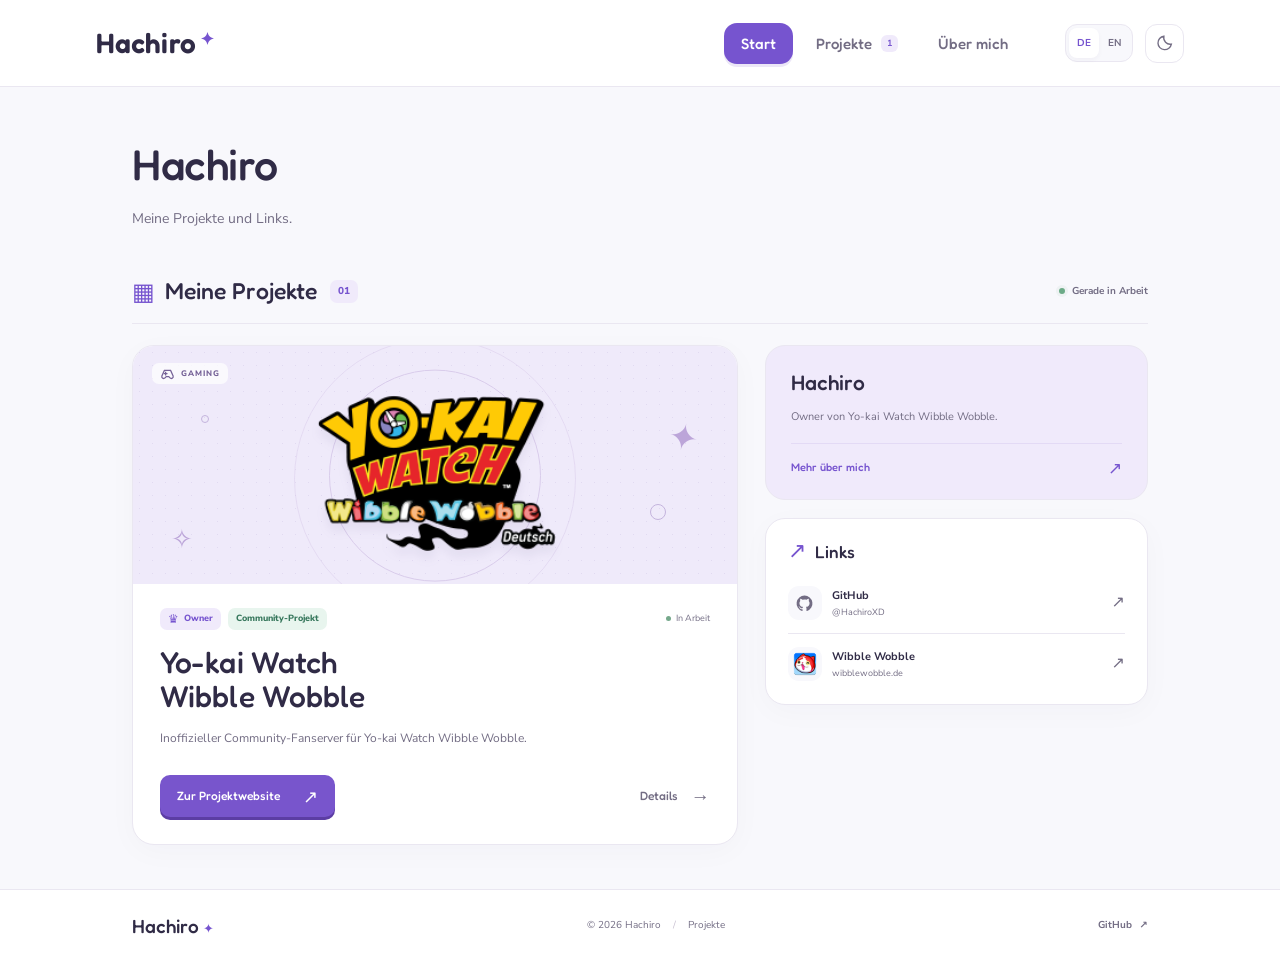
<file: index.html>
<!doctype html>
<html lang="de">
<head>
<meta charset="utf-8"><meta name="viewport" content="width=device-width, initial-scale=1"><meta name="theme-color" content="#f8f8fc">
<meta name="description" content="Hachiros Projekte und Ideen. Aktuell: Yo-kai Watch Wibble Wobble. Auf Deutsch und Englisch."><title>Hachiro — Projekte</title>
<script>try{document.documentElement.dataset.theme=localStorage.getItem('hachiro-theme')||'light'}catch{}</script>
<link rel="icon" type="image/svg+xml" href="./assets/favicon.svg?v=2"><link rel="stylesheet" href="./style.css?v=2"><script defer src="./app.js?v=2"></script>
</head>
<body data-page="home">
<a class="skip" href="#main" data-t="skip">Zum Inhalt</a>
<header class="site-header"><div class="header-inner">
  <a class="brand" href="./index.html" data-internal aria-label="Hachiro – Start"><span>Hachiro<span class="brand-spark">✦</span></span></a>
  <nav data-a="navigation" aria-label="Hauptnavigation"><a href="./index.html" data-internal data-nav="home" data-t="navHome">Start</a><a href="./projects.html" data-internal data-nav="projects"><span data-t="navProjects">Projekte</span><span class="nav-count">1</span></a><a href="./about.html" data-internal data-nav="about" data-t="navAbout">Über mich</a></nav>
  <div class="header-controls"><div class="language-switch" role="group" aria-label="Sprache" data-a="language"><button type="button" data-lang="de" lang="de" aria-pressed="true">DE</button><button type="button" data-lang="en" lang="en" aria-pressed="false">EN</button></div><button id="theme-toggle" class="theme-toggle" type="button" aria-label="Dunklen Modus aktivieren" aria-pressed="false"><svg class="moon" width="18" height="18" viewBox="0 0 24 24" fill="none" stroke="currentColor" stroke-width="1.8" aria-hidden="true"><path d="M20.5 13.5A8.7 8.7 0 0 1 10.5 3a9 9 0 1 0 10 10.5Z"/></svg><svg class="sun" width="18" height="18" viewBox="0 0 24 24" fill="none" stroke="currentColor" stroke-width="1.8" aria-hidden="true"><circle cx="12" cy="12" r="4"/><path d="M12 2v2m0 16v2M2 12h2m16 0h2M5 5l1.5 1.5m11 11L19 19M5 19l1.5-1.5m11-11L19 5"/></svg></button></div>
</div></header>
<main id="main" class="container">
<div class="home-view">
  <section class="intro"><div class="intro-copy"><h1 data-t="homeTitle">Hachiro</h1><p class="intro-text" data-t="intro">Meine Projekte und Links.</p></div></section>
  <section class="collection" aria-labelledby="collection-title"><div class="collection-heading"><h2 id="collection-title"><span class="section-mark" aria-hidden="true">▦</span><span data-t="collectionTitle">Meine Projekte</span><span class="count">01</span></h2><span class="collection-label"><span class="status-dot" aria-hidden="true"></span><span data-t="currentlyWorking">Gerade in Arbeit</span></span></div>
  <div class="content-grid"><article class="project-card"><div class="project-art"><span class="art-category"><svg width="15" height="15" viewBox="0 0 24 24" fill="none" stroke="currentColor" stroke-width="2" aria-hidden="true"><path d="M7 7h10l4 9a3 3 0 0 1-5 3l-2-2h-4l-2 2a3 3 0 0 1-5-3L7 7Z"/><path d="M6 12h6m-3-3v6m7-3h.01m2 2h.01"/></svg>GAMING</span><span class="art-spark spark-a" aria-hidden="true">✦</span><span class="art-spark spark-b" aria-hidden="true">✧</span><span class="art-bubble bubble-a" aria-hidden="true"></span><span class="art-bubble bubble-b" aria-hidden="true"></span><img id="project-logo" src="./assets/wibble-wobble-de.png" width="540" height="332" alt="Yo-kai Watch Wibble Wobble"></div>
  <div class="project-content"><div class="tags"><span class="tag role-tag"><span aria-hidden="true">♛</span>Owner</span><span class="tag community-tag" data-t="community">Community-Projekt</span><span class="live-tag"><i aria-hidden="true"></i><span data-t="inProgress">In Arbeit</span></span></div><h3>Yo-kai Watch<br>Wibble Wobble</h3><p data-t="projectDescription">Inoffizieller Community-Fanserver für Yo-kai Watch Wibble Wobble.</p><div class="project-actions"><a class="button primary" href="https://wibblewobble.de/" target="_blank" rel="noopener noreferrer"><span data-t="projectWebsite">Zur Projektwebsite</span><span aria-hidden="true">↗</span></a><button id="details-open" class="details-button" type="button"><span data-t="details">Details</span><span aria-hidden="true">→</span></button></div></div></article>
  <aside class="sidebar"><section class="profile-card"><h2 data-t="profileTitle">Hachiro</h2><p data-t="profileText">Owner von Yo-kai Watch Wibble Wobble.</p><a class="profile-link" href="./about.html" data-internal><span data-t="moreAbout">Mehr über mich</span><span aria-hidden="true">↗</span></a></section>
  <section class="links-card"><h2><span class="link-symbol" aria-hidden="true">↗</span><span data-t="aroundWeb">Links</span></h2><a class="social-row" href="https://github.com/HachiroXD" target="_blank" rel="noopener noreferrer"><span class="social-icon" aria-hidden="true"><svg width="19" height="19" viewBox="0 0 24 24" fill="currentColor"><path d="M12 2a10 10 0 0 0-3.16 19.49c.5.09.68-.22.68-.48v-1.86c-2.78.61-3.37-1.18-3.37-1.18-.45-1.16-1.11-1.47-1.11-1.47-.91-.62.07-.61.07-.61 1 .07 1.53 1.03 1.53 1.03.89 1.53 2.34 1.09 2.91.83.09-.65.35-1.09.63-1.34-2.22-.25-4.55-1.11-4.55-4.94 0-1.09.39-1.98 1.03-2.68-.1-.25-.45-1.27.1-2.65 0 0 .84-.27 2.75 1.02A9.6 9.6 0 0 1 12 6.82c.85 0 1.71.12 2.51.34 1.91-1.29 2.75-1.02 2.75-1.02.55 1.38.2 2.4.1 2.65.64.7 1.03 1.59 1.03 2.68 0 3.84-2.34 4.68-4.57 4.93.36.31.68.92.68 1.85v2.76c0 .27.18.58.69.48A10 10 0 0 0 12 2Z"/></svg></span><span><strong>GitHub</strong><small>@HachiroXD</small></span><span class="row-arrow" aria-hidden="true">↗</span></a><a class="social-row" href="https://wibblewobble.de/" target="_blank" rel="noopener noreferrer"><span class="social-icon" aria-hidden="true"><img src="./assets/wibble-wobble-favicon.png" alt="" width="24" height="24"></span><span><strong>Wibble Wobble</strong><small>wibblewobble.de</small></span><span class="row-arrow" aria-hidden="true">↗</span></a></section>
  </aside></div></section>
</div>
<section class="about-view" aria-labelledby="about-title"><div class="about-intro"><h1 id="about-title" data-t="aboutTitle">Über mich</h1></div><div class="about-layout"><article class="about-card"><p data-t="aboutBody">Ich bin Hachiro und Owner von Yo-kai Watch Wibble Wobble.</p><a class="button primary" href="./projects.html" data-internal><span data-t="seeProjects">Meine Projekte ansehen</span><span aria-hidden="true">→</span></a></article><aside class="about-side"><div class="about-side-header"><span aria-hidden="true">↗</span><h2 data-t="myLinks">Meine Links</h2></div><a class="about-link" href="https://github.com/HachiroXD" target="_blank" rel="noopener noreferrer"><span><strong>GitHub</strong><small>@HachiroXD</small></span><span aria-hidden="true">↗</span></a><a class="about-link" href="https://wibblewobble.de/" target="_blank" rel="noopener noreferrer"><span><strong>Wibble Wobble</strong><small data-t="currentProject">Mein aktuelles Projekt</small></span><span aria-hidden="true">↗</span></a></aside></div></section>

</main>
<footer class="site-footer"><div class="footer-inner"><a class="footer-brand" href="./index.html" data-internal>Hachiro<span>✦</span></a><p>© <span id="year">2026</span> Hachiro <span class="footer-separator">/</span> <span data-t="footerText">Projekte</span></p><a href="https://github.com/HachiroXD" target="_blank" rel="noopener noreferrer">GitHub <span aria-hidden="true">↗</span></a></div></footer>
<dialog id="project-dialog" aria-labelledby="dialog-title"><div class="dialog-art"><img id="dialog-logo" src="./assets/wibble-wobble-de.png" alt="" width="540" height="332"><button id="details-close" type="button" class="dialog-close" aria-label="Schließen" data-a="close">×</button></div><div class="dialog-content"><p class="eyebrow" data-t="community">Community-Projekt</p><h2 id="dialog-title">Yo-kai Watch<br>Wibble Wobble</h2><p data-t="dialogBody">Ich bin Owner des inoffiziellen Community-Fanservers für Yo-kai Watch Wibble Wobble. Downloads für Android und iOS sowie Hilfe zum Spielen gibt es auf der Projektwebsite.</p><dl class="dialog-meta"><div><dt data-t="myRole">Meine Rolle</dt><dd>Owner</dd></div><div><dt data-t="status">Status</dt><dd data-t="inProgress">In Arbeit</dd></div></dl><a class="button primary" href="https://wibblewobble.de/" target="_blank" rel="noopener noreferrer"><span data-t="projectWebsite">Zur Projektwebsite</span><span aria-hidden="true">↗</span></a><p class="disclaimer" data-t="disclaimer">Inoffizielles, nicht kommerzielles Fanprojekt. Kein Angebot von LEVEL-5 Inc. oder NHN PlayArt Corp. Rechte an Spiel und Originalinhalten liegen bei den jeweiligen Rechteinhabern.</p></div></dialog>
</body></html>
</file>
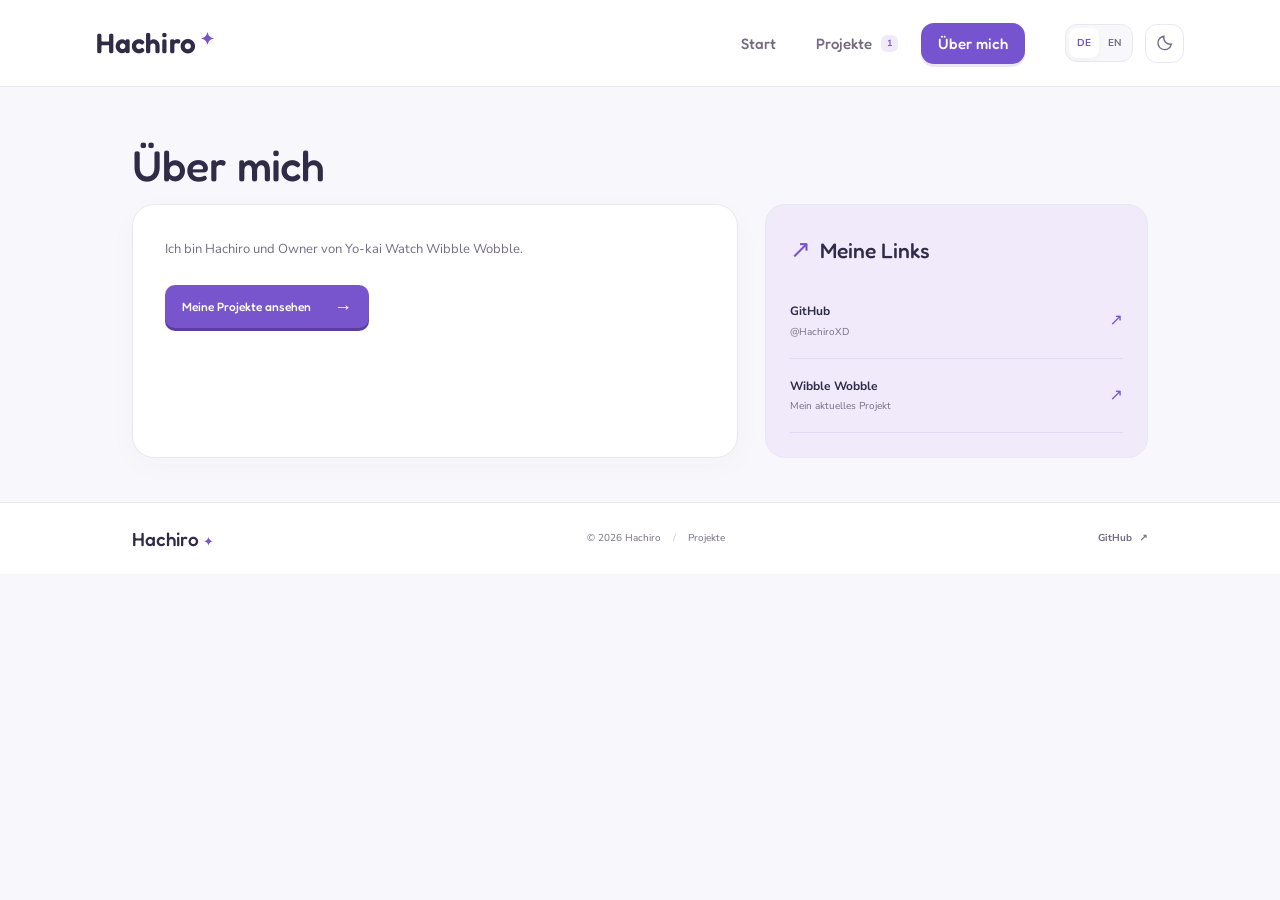
<file: about.html>
<!doctype html>
<html lang="de">
<head>
<meta charset="utf-8"><meta name="viewport" content="width=device-width, initial-scale=1"><meta name="theme-color" content="#f8f8fc">
<meta name="description" content="Hachiros Projekte und Ideen. Aktuell: Yo-kai Watch Wibble Wobble. Auf Deutsch und Englisch."><title>Hachiro — Projekte</title>
<script>try{document.documentElement.dataset.theme=localStorage.getItem('hachiro-theme')||'light'}catch{}</script>
<link rel="icon" type="image/svg+xml" href="./assets/favicon.svg?v=2"><link rel="stylesheet" href="./style.css?v=2"><script defer src="./app.js?v=2"></script>
</head>
<body data-page="about">
<a class="skip" href="#main" data-t="skip">Zum Inhalt</a>
<header class="site-header"><div class="header-inner">
  <a class="brand" href="./index.html" data-internal aria-label="Hachiro – Start"><span>Hachiro<span class="brand-spark">✦</span></span></a>
  <nav data-a="navigation" aria-label="Hauptnavigation"><a href="./index.html" data-internal data-nav="home" data-t="navHome">Start</a><a href="./projects.html" data-internal data-nav="projects"><span data-t="navProjects">Projekte</span><span class="nav-count">1</span></a><a href="./about.html" data-internal data-nav="about" data-t="navAbout">Über mich</a></nav>
  <div class="header-controls"><div class="language-switch" role="group" aria-label="Sprache" data-a="language"><button type="button" data-lang="de" lang="de" aria-pressed="true">DE</button><button type="button" data-lang="en" lang="en" aria-pressed="false">EN</button></div><button id="theme-toggle" class="theme-toggle" type="button" aria-label="Dunklen Modus aktivieren" aria-pressed="false"><svg class="moon" width="18" height="18" viewBox="0 0 24 24" fill="none" stroke="currentColor" stroke-width="1.8" aria-hidden="true"><path d="M20.5 13.5A8.7 8.7 0 0 1 10.5 3a9 9 0 1 0 10 10.5Z"/></svg><svg class="sun" width="18" height="18" viewBox="0 0 24 24" fill="none" stroke="currentColor" stroke-width="1.8" aria-hidden="true"><circle cx="12" cy="12" r="4"/><path d="M12 2v2m0 16v2M2 12h2m16 0h2M5 5l1.5 1.5m11 11L19 19M5 19l1.5-1.5m11-11L19 5"/></svg></button></div>
</div></header>
<main id="main" class="container">
<div class="home-view">
  <section class="intro"><div class="intro-copy"><h1 data-t="homeTitle">Hachiro</h1><p class="intro-text" data-t="intro">Meine Projekte und Links.</p></div></section>
  <section class="collection" aria-labelledby="collection-title"><div class="collection-heading"><h2 id="collection-title"><span class="section-mark" aria-hidden="true">▦</span><span data-t="collectionTitle">Meine Projekte</span><span class="count">01</span></h2><span class="collection-label"><span class="status-dot" aria-hidden="true"></span><span data-t="currentlyWorking">Gerade in Arbeit</span></span></div>
  <div class="content-grid"><article class="project-card"><div class="project-art"><span class="art-category"><svg width="15" height="15" viewBox="0 0 24 24" fill="none" stroke="currentColor" stroke-width="2" aria-hidden="true"><path d="M7 7h10l4 9a3 3 0 0 1-5 3l-2-2h-4l-2 2a3 3 0 0 1-5-3L7 7Z"/><path d="M6 12h6m-3-3v6m7-3h.01m2 2h.01"/></svg>GAMING</span><span class="art-spark spark-a" aria-hidden="true">✦</span><span class="art-spark spark-b" aria-hidden="true">✧</span><span class="art-bubble bubble-a" aria-hidden="true"></span><span class="art-bubble bubble-b" aria-hidden="true"></span><img id="project-logo" src="./assets/wibble-wobble-de.png" width="540" height="332" alt="Yo-kai Watch Wibble Wobble"></div>
  <div class="project-content"><div class="tags"><span class="tag role-tag"><span aria-hidden="true">♛</span>Owner</span><span class="tag community-tag" data-t="community">Community-Projekt</span><span class="live-tag"><i aria-hidden="true"></i><span data-t="inProgress">In Arbeit</span></span></div><h3>Yo-kai Watch<br>Wibble Wobble</h3><p data-t="projectDescription">Inoffizieller Community-Fanserver für Yo-kai Watch Wibble Wobble.</p><div class="project-actions"><a class="button primary" href="https://wibblewobble.de/" target="_blank" rel="noopener noreferrer"><span data-t="projectWebsite">Zur Projektwebsite</span><span aria-hidden="true">↗</span></a><button id="details-open" class="details-button" type="button"><span data-t="details">Details</span><span aria-hidden="true">→</span></button></div></div></article>
  <aside class="sidebar"><section class="profile-card"><h2 data-t="profileTitle">Hachiro</h2><p data-t="profileText">Owner von Yo-kai Watch Wibble Wobble.</p><a class="profile-link" href="./about.html" data-internal><span data-t="moreAbout">Mehr über mich</span><span aria-hidden="true">↗</span></a></section>
  <section class="links-card"><h2><span class="link-symbol" aria-hidden="true">↗</span><span data-t="aroundWeb">Links</span></h2><a class="social-row" href="https://github.com/HachiroXD" target="_blank" rel="noopener noreferrer"><span class="social-icon" aria-hidden="true"><svg width="19" height="19" viewBox="0 0 24 24" fill="currentColor"><path d="M12 2a10 10 0 0 0-3.16 19.49c.5.09.68-.22.68-.48v-1.86c-2.78.61-3.37-1.18-3.37-1.18-.45-1.16-1.11-1.47-1.11-1.47-.91-.62.07-.61.07-.61 1 .07 1.53 1.03 1.53 1.03.89 1.53 2.34 1.09 2.91.83.09-.65.35-1.09.63-1.34-2.22-.25-4.55-1.11-4.55-4.94 0-1.09.39-1.98 1.03-2.68-.1-.25-.45-1.27.1-2.65 0 0 .84-.27 2.75 1.02A9.6 9.6 0 0 1 12 6.82c.85 0 1.71.12 2.51.34 1.91-1.29 2.75-1.02 2.75-1.02.55 1.38.2 2.4.1 2.65.64.7 1.03 1.59 1.03 2.68 0 3.84-2.34 4.68-4.57 4.93.36.31.68.92.68 1.85v2.76c0 .27.18.58.69.48A10 10 0 0 0 12 2Z"/></svg></span><span><strong>GitHub</strong><small>@HachiroXD</small></span><span class="row-arrow" aria-hidden="true">↗</span></a><a class="social-row" href="https://wibblewobble.de/" target="_blank" rel="noopener noreferrer"><span class="social-icon" aria-hidden="true"><img src="./assets/wibble-wobble-favicon.png" alt="" width="24" height="24"></span><span><strong>Wibble Wobble</strong><small>wibblewobble.de</small></span><span class="row-arrow" aria-hidden="true">↗</span></a></section>
  </aside></div></section>
</div>
<section class="about-view" aria-labelledby="about-title"><div class="about-intro"><h1 id="about-title" data-t="aboutTitle">Über mich</h1></div><div class="about-layout"><article class="about-card"><p data-t="aboutBody">Ich bin Hachiro und Owner von Yo-kai Watch Wibble Wobble.</p><a class="button primary" href="./projects.html" data-internal><span data-t="seeProjects">Meine Projekte ansehen</span><span aria-hidden="true">→</span></a></article><aside class="about-side"><div class="about-side-header"><span aria-hidden="true">↗</span><h2 data-t="myLinks">Meine Links</h2></div><a class="about-link" href="https://github.com/HachiroXD" target="_blank" rel="noopener noreferrer"><span><strong>GitHub</strong><small>@HachiroXD</small></span><span aria-hidden="true">↗</span></a><a class="about-link" href="https://wibblewobble.de/" target="_blank" rel="noopener noreferrer"><span><strong>Wibble Wobble</strong><small data-t="currentProject">Mein aktuelles Projekt</small></span><span aria-hidden="true">↗</span></a></aside></div></section>

</main>
<footer class="site-footer"><div class="footer-inner"><a class="footer-brand" href="./index.html" data-internal>Hachiro<span>✦</span></a><p>© <span id="year">2026</span> Hachiro <span class="footer-separator">/</span> <span data-t="footerText">Projekte</span></p><a href="https://github.com/HachiroXD" target="_blank" rel="noopener noreferrer">GitHub <span aria-hidden="true">↗</span></a></div></footer>
<dialog id="project-dialog" aria-labelledby="dialog-title"><div class="dialog-art"><img id="dialog-logo" src="./assets/wibble-wobble-de.png" alt="" width="540" height="332"><button id="details-close" type="button" class="dialog-close" aria-label="Schließen" data-a="close">×</button></div><div class="dialog-content"><p class="eyebrow" data-t="community">Community-Projekt</p><h2 id="dialog-title">Yo-kai Watch<br>Wibble Wobble</h2><p data-t="dialogBody">Ich bin Owner des inoffiziellen Community-Fanservers für Yo-kai Watch Wibble Wobble. Downloads für Android und iOS sowie Hilfe zum Spielen gibt es auf der Projektwebsite.</p><dl class="dialog-meta"><div><dt data-t="myRole">Meine Rolle</dt><dd>Owner</dd></div><div><dt data-t="status">Status</dt><dd data-t="inProgress">In Arbeit</dd></div></dl><a class="button primary" href="https://wibblewobble.de/" target="_blank" rel="noopener noreferrer"><span data-t="projectWebsite">Zur Projektwebsite</span><span aria-hidden="true">↗</span></a><p class="disclaimer" data-t="disclaimer">Inoffizielles, nicht kommerzielles Fanprojekt. Kein Angebot von LEVEL-5 Inc. oder NHN PlayArt Corp. Rechte an Spiel und Originalinhalten liegen bei den jeweiligen Rechteinhabern.</p></div></dialog>
</body></html>
</file>
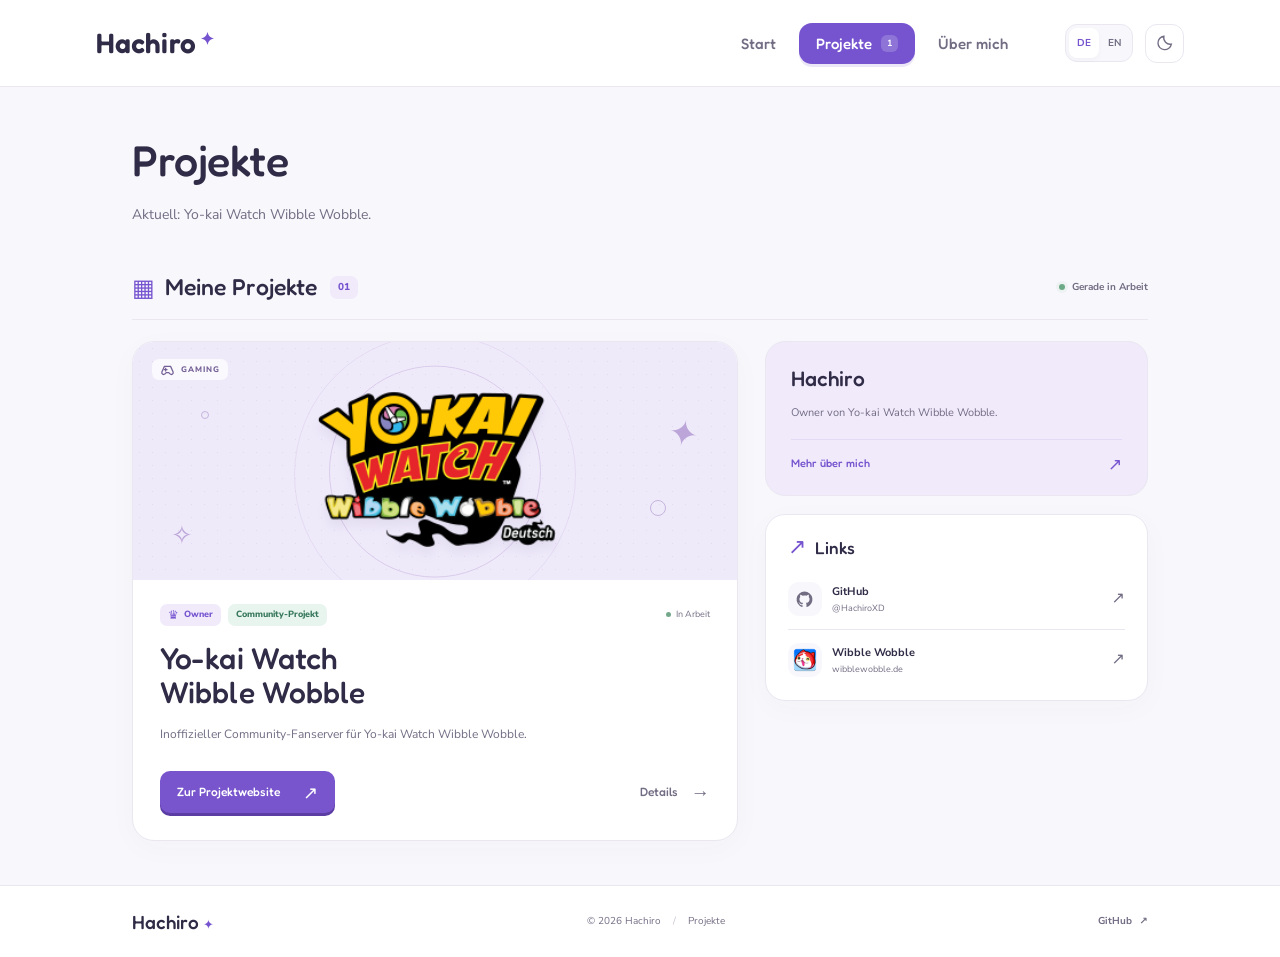
<file: projects.html>
<!doctype html>
<html lang="de">
<head>
<meta charset="utf-8"><meta name="viewport" content="width=device-width, initial-scale=1"><meta name="theme-color" content="#f8f8fc">
<meta name="description" content="Hachiros Projekte und Ideen. Aktuell: Yo-kai Watch Wibble Wobble. Auf Deutsch und Englisch."><title>Hachiro — Projekte</title>
<script>try{document.documentElement.dataset.theme=localStorage.getItem('hachiro-theme')||'light'}catch{}</script>
<link rel="icon" type="image/svg+xml" href="./assets/favicon.svg?v=2"><link rel="stylesheet" href="./style.css?v=2"><script defer src="./app.js?v=2"></script>
</head>
<body data-page="projects">
<a class="skip" href="#main" data-t="skip">Zum Inhalt</a>
<header class="site-header"><div class="header-inner">
  <a class="brand" href="./index.html" data-internal aria-label="Hachiro – Start"><span>Hachiro<span class="brand-spark">✦</span></span></a>
  <nav data-a="navigation" aria-label="Hauptnavigation"><a href="./index.html" data-internal data-nav="home" data-t="navHome">Start</a><a href="./projects.html" data-internal data-nav="projects"><span data-t="navProjects">Projekte</span><span class="nav-count">1</span></a><a href="./about.html" data-internal data-nav="about" data-t="navAbout">Über mich</a></nav>
  <div class="header-controls"><div class="language-switch" role="group" aria-label="Sprache" data-a="language"><button type="button" data-lang="de" lang="de" aria-pressed="true">DE</button><button type="button" data-lang="en" lang="en" aria-pressed="false">EN</button></div><button id="theme-toggle" class="theme-toggle" type="button" aria-label="Dunklen Modus aktivieren" aria-pressed="false"><svg class="moon" width="18" height="18" viewBox="0 0 24 24" fill="none" stroke="currentColor" stroke-width="1.8" aria-hidden="true"><path d="M20.5 13.5A8.7 8.7 0 0 1 10.5 3a9 9 0 1 0 10 10.5Z"/></svg><svg class="sun" width="18" height="18" viewBox="0 0 24 24" fill="none" stroke="currentColor" stroke-width="1.8" aria-hidden="true"><circle cx="12" cy="12" r="4"/><path d="M12 2v2m0 16v2M2 12h2m16 0h2M5 5l1.5 1.5m11 11L19 19M5 19l1.5-1.5m11-11L19 5"/></svg></button></div>
</div></header>
<main id="main" class="container">
<div class="home-view">
  <section class="intro"><div class="intro-copy"><h1 data-t="homeTitle">Hachiro</h1><p class="intro-text" data-t="intro">Meine Projekte und Links.</p></div></section>
  <section class="collection" aria-labelledby="collection-title"><div class="collection-heading"><h2 id="collection-title"><span class="section-mark" aria-hidden="true">▦</span><span data-t="collectionTitle">Meine Projekte</span><span class="count">01</span></h2><span class="collection-label"><span class="status-dot" aria-hidden="true"></span><span data-t="currentlyWorking">Gerade in Arbeit</span></span></div>
  <div class="content-grid"><article class="project-card"><div class="project-art"><span class="art-category"><svg width="15" height="15" viewBox="0 0 24 24" fill="none" stroke="currentColor" stroke-width="2" aria-hidden="true"><path d="M7 7h10l4 9a3 3 0 0 1-5 3l-2-2h-4l-2 2a3 3 0 0 1-5-3L7 7Z"/><path d="M6 12h6m-3-3v6m7-3h.01m2 2h.01"/></svg>GAMING</span><span class="art-spark spark-a" aria-hidden="true">✦</span><span class="art-spark spark-b" aria-hidden="true">✧</span><span class="art-bubble bubble-a" aria-hidden="true"></span><span class="art-bubble bubble-b" aria-hidden="true"></span><img id="project-logo" src="./assets/wibble-wobble-de.png" width="540" height="332" alt="Yo-kai Watch Wibble Wobble"></div>
  <div class="project-content"><div class="tags"><span class="tag role-tag"><span aria-hidden="true">♛</span>Owner</span><span class="tag community-tag" data-t="community">Community-Projekt</span><span class="live-tag"><i aria-hidden="true"></i><span data-t="inProgress">In Arbeit</span></span></div><h3>Yo-kai Watch<br>Wibble Wobble</h3><p data-t="projectDescription">Inoffizieller Community-Fanserver für Yo-kai Watch Wibble Wobble.</p><div class="project-actions"><a class="button primary" href="https://wibblewobble.de/" target="_blank" rel="noopener noreferrer"><span data-t="projectWebsite">Zur Projektwebsite</span><span aria-hidden="true">↗</span></a><button id="details-open" class="details-button" type="button"><span data-t="details">Details</span><span aria-hidden="true">→</span></button></div></div></article>
  <aside class="sidebar"><section class="profile-card"><h2 data-t="profileTitle">Hachiro</h2><p data-t="profileText">Owner von Yo-kai Watch Wibble Wobble.</p><a class="profile-link" href="./about.html" data-internal><span data-t="moreAbout">Mehr über mich</span><span aria-hidden="true">↗</span></a></section>
  <section class="links-card"><h2><span class="link-symbol" aria-hidden="true">↗</span><span data-t="aroundWeb">Links</span></h2><a class="social-row" href="https://github.com/HachiroXD" target="_blank" rel="noopener noreferrer"><span class="social-icon" aria-hidden="true"><svg width="19" height="19" viewBox="0 0 24 24" fill="currentColor"><path d="M12 2a10 10 0 0 0-3.16 19.49c.5.09.68-.22.68-.48v-1.86c-2.78.61-3.37-1.18-3.37-1.18-.45-1.16-1.11-1.47-1.11-1.47-.91-.62.07-.61.07-.61 1 .07 1.53 1.03 1.53 1.03.89 1.53 2.34 1.09 2.91.83.09-.65.35-1.09.63-1.34-2.22-.25-4.55-1.11-4.55-4.94 0-1.09.39-1.98 1.03-2.68-.1-.25-.45-1.27.1-2.65 0 0 .84-.27 2.75 1.02A9.6 9.6 0 0 1 12 6.82c.85 0 1.71.12 2.51.34 1.91-1.29 2.75-1.02 2.75-1.02.55 1.38.2 2.4.1 2.65.64.7 1.03 1.59 1.03 2.68 0 3.84-2.34 4.68-4.57 4.93.36.31.68.92.68 1.85v2.76c0 .27.18.58.69.48A10 10 0 0 0 12 2Z"/></svg></span><span><strong>GitHub</strong><small>@HachiroXD</small></span><span class="row-arrow" aria-hidden="true">↗</span></a><a class="social-row" href="https://wibblewobble.de/" target="_blank" rel="noopener noreferrer"><span class="social-icon" aria-hidden="true"><img src="./assets/wibble-wobble-favicon.png" alt="" width="24" height="24"></span><span><strong>Wibble Wobble</strong><small>wibblewobble.de</small></span><span class="row-arrow" aria-hidden="true">↗</span></a></section>
  </aside></div></section>
</div>
<section class="about-view" aria-labelledby="about-title"><div class="about-intro"><h1 id="about-title" data-t="aboutTitle">Über mich</h1></div><div class="about-layout"><article class="about-card"><p data-t="aboutBody">Ich bin Hachiro und Owner von Yo-kai Watch Wibble Wobble.</p><a class="button primary" href="./projects.html" data-internal><span data-t="seeProjects">Meine Projekte ansehen</span><span aria-hidden="true">→</span></a></article><aside class="about-side"><div class="about-side-header"><span aria-hidden="true">↗</span><h2 data-t="myLinks">Meine Links</h2></div><a class="about-link" href="https://github.com/HachiroXD" target="_blank" rel="noopener noreferrer"><span><strong>GitHub</strong><small>@HachiroXD</small></span><span aria-hidden="true">↗</span></a><a class="about-link" href="https://wibblewobble.de/" target="_blank" rel="noopener noreferrer"><span><strong>Wibble Wobble</strong><small data-t="currentProject">Mein aktuelles Projekt</small></span><span aria-hidden="true">↗</span></a></aside></div></section>

</main>
<footer class="site-footer"><div class="footer-inner"><a class="footer-brand" href="./index.html" data-internal>Hachiro<span>✦</span></a><p>© <span id="year">2026</span> Hachiro <span class="footer-separator">/</span> <span data-t="footerText">Projekte</span></p><a href="https://github.com/HachiroXD" target="_blank" rel="noopener noreferrer">GitHub <span aria-hidden="true">↗</span></a></div></footer>
<dialog id="project-dialog" aria-labelledby="dialog-title"><div class="dialog-art"><img id="dialog-logo" src="./assets/wibble-wobble-de.png" alt="" width="540" height="332"><button id="details-close" type="button" class="dialog-close" aria-label="Schließen" data-a="close">×</button></div><div class="dialog-content"><p class="eyebrow" data-t="community">Community-Projekt</p><h2 id="dialog-title">Yo-kai Watch<br>Wibble Wobble</h2><p data-t="dialogBody">Ich bin Owner des inoffiziellen Community-Fanservers für Yo-kai Watch Wibble Wobble. Downloads für Android und iOS sowie Hilfe zum Spielen gibt es auf der Projektwebsite.</p><dl class="dialog-meta"><div><dt data-t="myRole">Meine Rolle</dt><dd>Owner</dd></div><div><dt data-t="status">Status</dt><dd data-t="inProgress">In Arbeit</dd></div></dl><a class="button primary" href="https://wibblewobble.de/" target="_blank" rel="noopener noreferrer"><span data-t="projectWebsite">Zur Projektwebsite</span><span aria-hidden="true">↗</span></a><p class="disclaimer" data-t="disclaimer">Inoffizielles, nicht kommerzielles Fanprojekt. Kein Angebot von LEVEL-5 Inc. oder NHN PlayArt Corp. Rechte an Spiel und Originalinhalten liegen bei den jeweiligen Rechteinhabern.</p></div></dialog>
</body></html>
</file>
<file: style.css>
@import url('./assets/fonts.css');
:root{--bg:#f8f8fc;--surface:#fff;--ink:#302b46;--muted:#736d84;--purple:#7654cf;--purple-strong:#6540be;--lavender:#f0eafb;--mint:#e8f5ee;--mint-ink:#36775c;--line:#eae7f1;--header:#ffffffef;--shadow:0 7px 30px #33224e07;--display:'Fredoka',sans-serif;--body:'Nunito Sans',system-ui,sans-serif;color-scheme:light}
html[data-theme=dark]{--bg:#1c1925;--surface:#272330;--ink:#f0ebfa;--muted:#b5acc5;--purple:#b89aef;--purple-strong:#c4a9f6;--lavender:#373044;--mint:#263e34;--mint-ink:#a6d9bf;--line:#3b344a;--header:#1f1b29ef;--shadow:0 7px 30px #00000018;color-scheme:dark}
*{box-sizing:border-box}html{scroll-behavior:smooth}body{margin:0;background:var(--bg);color:var(--ink);font:16px/1.7 var(--body);-webkit-font-smoothing:antialiased;transition:background .2s,color .2s}button,a{-webkit-tap-highlight-color:transparent}a{color:inherit;text-decoration:none}button{font:inherit;color:inherit;border:0;cursor:pointer}button:focus-visible,a:focus-visible{outline:3px solid var(--purple);outline-offset:4px}button{background:none}h1,h2,h3,p{margin-top:0}h1,h2,h3{font-family:var(--display);font-weight:500;line-height:1.15}::selection{background:#d8c9f4;color:#302b46}.container{max-width:1088px;padding:0 36px;margin:auto}.site-header{height:87px;background:var(--header);border-bottom:1px solid var(--line)}.header-inner{max-width:1160px;padding:0 36px;height:100%;margin:auto;display:flex;align-items:center;gap:40px}.brand{display:flex;align-items:center;gap:11px;font:600 28px var(--display);letter-spacing:.1px}.brand-icon{width:39px;height:41px;background:#8060d5;border-radius:14px 13px 15px 8px;position:relative;display:grid;place-items:center;transform:rotate(-7deg);box-shadow:inset 0 -4px 0 #54339e33}.brand-icon>span{font:600 34px/1 var(--display);color:white;transform:rotate(7deg);padding-bottom:4px}.brand-icon i{position:absolute;width:9px;height:9px;background:#bce7cc;right:-2px;bottom:2px;border-radius:50%;border:2px solid var(--header)}.brand-spark{color:var(--purple);font-size:17px;display:inline-block;vertical-align:top;margin:2px 0 0 4px}nav{margin-left:auto;display:flex;gap:6px;align-items:center}nav a{font:500 15px var(--display);padding:11px 17px;border-radius:13px;display:flex;align-items:center;gap:9px;color:var(--muted);transition:.15s}nav a:hover{background:var(--lavender);color:var(--purple)}nav a[aria-current=page]{background:var(--purple);color:white;box-shadow:0 3px 0 #6540be20}.nav-count{font:700 9px var(--body);display:grid;place-items:center;width:17px;height:17px;border-radius:6px;background:var(--lavender);color:var(--purple)}nav a[aria-current=page] .nav-count{background:#ffffff30;color:#fff}.header-controls{display:flex;gap:12px;align-items:center}.language-switch{display:flex;background:var(--bg);border:1px solid var(--line);padding:3px;border-radius:12px;gap:1px}.language-switch button{font:700 10px var(--body);padding:8px;border-radius:8px;color:var(--muted)}.language-switch button[aria-pressed=true]{background:var(--surface);color:var(--purple);box-shadow:0 2px 5px #33224e0a}.theme-toggle{border:1px solid var(--line);background:var(--surface);border-radius:12px;display:grid;place-items:center;width:39px;height:39px;color:var(--muted)}.theme-toggle:hover{color:var(--purple);border-color:var(--purple)}.sun{display:none}html[data-theme=dark] .sun{display:block}html[data-theme=dark] .moon{display:none}.intro{display:flex;justify-content:space-between;padding:53px 0 36px;gap:35px;position:relative}.eyebrow{font-size:10px;letter-spacing:1.6px;font-weight:800;display:flex;align-items:center;gap:8px;color:var(--purple);margin-bottom:15px;line-height:1.5}.eyebrow>span:first-child{font-size:17px}.intro h1{font-size:43px;letter-spacing:-.5px;margin-bottom:17px}.intro h1>span{color:var(--purple)}.intro-text{max-width:520px;font-size:14px;line-height:1.8;color:var(--muted);margin:0}.intro-doodle{width:240px;position:relative;height:162px;align-self:center;flex-shrink:0;margin-right:22px}.doodle-star{position:absolute;left:41px;top:15px;font:100px/1 var(--display);color:#cabce8;transform:rotate(12deg)}.doodle-planet{position:absolute;right:21px;bottom:12px;height:53px;width:53px;border-radius:50%;background:#c4e5d3;transform:rotate(-25deg);box-shadow:inset -9px -3px 0 #aad4be}.doodle-planet:after{content:'';border:2px solid #8ab89e;position:absolute;left:-12px;top:21px;width:75px;height:16px;border-radius:50%}.doodle-dot{position:absolute;left:22px;bottom:22px;width:10px;height:10px;border-radius:50%;background:#d6c9ee}.doodle-plus{position:absolute;right:6px;top:13px;color:#bea9e1;font:300 29px var(--display);transform:rotate(15deg)}.doodle-spark{position:absolute;left:4px;top:5px;color:#d8cbed;font-size:18px}.doodle-track{position:absolute;left:66px;top:83px;width:115px;height:45px;border-bottom:1px dashed #c6bed5;transform:rotate(30deg);border-radius:50%}.collection{padding:10px 0 0}.collection-heading{display:flex;align-items:center;justify-content:space-between;margin-bottom:21px;border-bottom:1px solid var(--line);padding-bottom:18px;gap:20px}.collection-heading h2{font-size:23px;display:flex;align-items:center;gap:10px;margin:0}.section-mark{color:var(--purple);font-size:24px}.count{font:800 10px var(--body);background:var(--lavender);color:var(--purple);padding:3px 8px;border-radius:7px;line-height:1.7;margin-left:3px}.collection-label{display:flex;align-items:center;gap:7px;color:var(--muted);font-size:10px;font-weight:700}.status-dot{width:6px;height:6px;background:#6caa87;border-radius:50%;box-shadow:0 0 0 3px #76ab8e15}.content-grid{display:grid;grid-template-columns:1.58fr 1fr;gap:27px;align-items:start}.project-card{background:var(--surface);border:1px solid var(--line);border-radius:22px;overflow:hidden;box-shadow:var(--shadow);transition:box-shadow .2s,transform .2s}.project-card:hover{box-shadow:0 10px 35px #33224e10;transform:translateY(-3px)}.project-art{position:relative;min-height:238px;display:flex;align-items:center;justify-content:center;overflow:hidden;background-color:#efeafa;background-image:radial-gradient(#c9bde15c .8px,transparent .8px);background-size:13px 13px;isolation:isolate}.project-art:before{content:'';position:absolute;width:210px;height:210px;border:1px solid #d9cceb;border-radius:50%;left:50%;top:50%;transform:translate(-50%,-45%);z-index:-1}.project-art:after{content:'';position:absolute;width:280px;height:280px;border:1px solid #d9cceb88;border-radius:50%;left:50%;top:50%;transform:translate(-50%,-45%);z-index:-1}.project-art img{width:245px;height:auto;max-width:65%;filter:drop-shadow(0 8px 5px #65538615);margin:15px 0 0;transition:transform .25s}.project-card:hover .project-art img{transform:rotate(-3deg) scale(1.025)}.art-category{position:absolute;left:19px;top:17px;display:flex;align-items:center;gap:6px;background:#ffffffba;color:#756197;border-radius:7px;padding:3px 8px;font-size:8px;letter-spacing:1px;font-weight:800}.art-spark{position:absolute;color:#bca5d9;line-height:1}.spark-a{top:75px;right:38px;font-size:36px;transform:rotate(12deg)}.spark-b{bottom:31px;left:38px;font-size:26px}.art-bubble{position:absolute;border:1px solid #c4b4dd;width:16px;height:16px;border-radius:50%;bottom:64px;right:71px}.bubble-b{width:8px;height:8px;left:68px;top:69px}.art-stamp{position:absolute;right:17px;bottom:15px;font:500 10px/1.1 var(--display);color:#6b5a38;background:#f3e2af;transform:rotate(-10deg);padding:9px 9px;border-radius:10px}.project-content{padding:24px 27px 26px}.tags{display:flex;gap:7px;align-items:center;flex-wrap:wrap;margin-bottom:16px}.tag{font-size:9px;font-weight:800;display:inline-flex;align-items:center;gap:5px;line-height:1.5;border-radius:7px;padding:4px 8px}.role-tag{background:var(--lavender);color:var(--purple)}.role-tag>span{font-size:12px;line-height:1}.community-tag{background:var(--mint);color:var(--mint-ink)}.live-tag{margin-left:auto;display:flex;align-items:center;gap:5px;font-size:9px;color:var(--muted)}.live-tag i{width:5px;height:5px;background:#75a88b;border-radius:50%}.project-content h3{font-size:30px;line-height:1.13;letter-spacing:.1px;margin-bottom:13px}.project-content p{color:var(--muted);font-size:12px;line-height:1.85;max-width:420px;margin-bottom:25px}.project-actions{display:flex;align-items:center;justify-content:space-between;gap:15px}.button{display:inline-flex;align-items:center;justify-content:center;gap:23px;min-height:41px;padding:10px 17px;border-radius:10px;font:500 12px var(--display);transition:background .2s,transform .2s}.button.primary{background:#7855cc;color:#fff;box-shadow:0 3px 0 #5c3da4}.button.primary:hover{background:#6845ba;transform:translateY(-1px)}.button>span:last-child{font-size:18px}.details-button{font:500 12px var(--display);color:var(--muted);display:flex;gap:13px;align-items:center;padding:10px 0}.details-button>span:last-child{font-size:19px}.details-button:hover{color:var(--purple)}.sidebar{display:flex;flex-direction:column;gap:18px}.profile-card{padding:24px 25px 21px;background:var(--lavender);border:1px solid var(--line);border-radius:20px;position:relative;overflow:hidden}.profile-top{display:flex;gap:13px;align-items:center;margin-bottom:15px}.avatar{width:43px;height:45px;display:grid;place-items:center;font:600 40px/1 var(--display);background:var(--surface);color:var(--purple);border-radius:15px 16px 14px 8px;padding-bottom:6px;position:relative;transform:rotate(-7deg);flex-shrink:0}.avatar>span{position:absolute;right:-7px;bottom:0px;color:var(--mint-ink);font-size:18px}.mini-label{font-size:8px;font-weight:800;letter-spacing:1px;color:var(--purple);line-height:1.6;max-width:100px}.profile-card h2{font-size:21px;line-height:1.2;margin-bottom:12px}.profile-card h2>span{color:var(--purple)}.profile-card p{font-size:11px;color:var(--muted);line-height:1.85;margin-bottom:15px}.profile-link{display:flex;align-items:center;justify-content:space-between;color:var(--purple);font:500 11px var(--display);padding-top:13px;border-top:1px solid #c4b2e34d}.profile-link>span:last-child{font-size:17px}.profile-link:hover{color:var(--ink)}.links-card{padding:20px 22px 10px;background:var(--surface);border:1px solid var(--line);border-radius:20px;box-shadow:var(--shadow)}.links-card h2{font-size:17px;display:flex;gap:9px;align-items:center;margin-bottom:9px}.link-symbol{font-family:var(--body);font-size:22px;color:var(--purple)}.social-row{display:flex;gap:10px;align-items:center;padding:13px 0}.social-row+.social-row{border-top:1px solid var(--line)}.social-row strong,.social-row small{display:block;font-size:11px;line-height:1.6}.social-row small{color:var(--muted);font-size:9px}.social-icon{width:34px;height:34px;display:grid;place-items:center;background:var(--bg);border-radius:11px;color:var(--muted);flex-shrink:0}.mint-icon{background:var(--mint);color:var(--mint-ink);font:500 21px var(--display)}.row-arrow{margin-left:auto;font-size:16px;color:var(--muted)}.social-row:hover .row-arrow{color:var(--purple)}.next-note{display:flex;gap:12px;padding:2px 9px}.next-note>span{font-size:29px;line-height:1;color:#b7a0d8}.next-note p{font-size:10px;color:var(--muted);line-height:1.8;margin:0}.bottom-note{display:flex;align-items:center;gap:10px;color:var(--muted);font-size:10px;padding:37px 0 44px}.bottom-star{color:var(--purple);font-size:15px}.note-line{height:1px;background:var(--line);flex:1;margin-left:13px}.site-footer{border-top:1px solid var(--line);background:var(--surface)}.footer-inner{max-width:1088px;margin:auto;padding:24px 36px;display:flex;justify-content:space-between;align-items:center;gap:20px;font-size:10px;color:var(--muted)}.footer-inner p{margin:0}.footer-brand{font:500 19px var(--display);color:var(--ink)}.footer-brand span{color:var(--purple);font-size:13px;margin-left:4px}.footer-separator{padding:0 9px;color:#c6becf}.footer-inner>a:last-child{font-weight:700}.footer-inner>a:last-child>span{padding-left:5px}.about-view{display:none;padding-top:54px}.about-intro h1{font-size:43px;letter-spacing:-.5px;margin-bottom:14px}.about-intro h1 span{color:var(--purple)}.about-intro>p:last-child{font-size:14px;color:var(--muted);margin-bottom:32px}.about-layout{display:grid;grid-template-columns:1.58fr 1fr;gap:27px}.about-card{border:1px solid var(--line);border-radius:22px;background:var(--surface);padding:32px;box-shadow:var(--shadow)}.about-avatar{width:70px;height:73px;border-radius:25px 23px 23px 12px;color:var(--purple);background:var(--lavender);font:600 62px/1 var(--display);display:grid;place-items:center;position:relative;padding-bottom:10px;transform:rotate(-7deg);margin-bottom:25px}.about-avatar>span{position:absolute;right:-10px;bottom:-5px;color:#68a182;font-size:30px}.about-card h2{font-size:27px;margin-bottom:18px}.about-card>p{font-size:13px;color:var(--muted);line-height:1.9}.about-card .button{margin-top:10px}.about-side{padding:24px;background:var(--lavender);border:1px solid var(--line);border-radius:20px;align-self:start}.about-side-header{display:flex;gap:9px;align-items:center;margin-bottom:12px}.about-side-header>span{color:var(--purple);font-size:25px}.about-side-header h2{font-size:21px;margin:0}.about-link{display:flex;align-items:center;justify-content:space-between;border-bottom:1px solid #c4b2e34d;padding:17px 0}.about-link strong,.about-link small{display:block;font-size:12px;line-height:1.8}.about-link small{color:var(--muted);font-size:10px}.about-link>span:last-child{color:var(--purple)}.side-footnote{margin:21px 0 0;font-size:11px;color:var(--muted);line-height:1.8}body[data-page=about] .home-view{display:none}body[data-page=about] .about-view{display:block}body[data-page=projects] .intro{padding-top:49px}.skip{position:fixed;top:-100px;left:20px;background:var(--purple);color:#fff;padding:10px 20px;border-radius:10px;z-index:100}.skip:focus{top:10px}dialog{border:1px solid var(--line);background:var(--surface);color:var(--ink);border-radius:24px;padding:0;width:560px;max-width:calc(100vw - 32px);max-height:90dvh;box-shadow:0 20px 80px #17112533}dialog::backdrop{background:#231b3988;backdrop-filter:blur(4px)}.dialog-art{height:183px;background-color:#eee8fa;background-image:radial-gradient(#c5b3e4 .8px,transparent .8px);background-size:14px 14px;display:grid;place-items:center;position:relative}.dialog-art img{height:153px;width:auto;max-width:80%;object-fit:contain}.dialog-close{position:absolute;right:15px;top:15px;display:grid;place-items:center;background:#fff;color:#645672;width:33px;height:33px;font-size:24px;line-height:1;border-radius:11px;box-shadow:0 2px 0 #c3b8d1}.dialog-content{padding:28px 32px}.dialog-content>.eyebrow{font-size:9px;margin-bottom:12px}.dialog-content h2{font-size:32px;margin-bottom:17px}.dialog-content>p{font-size:13px;color:var(--muted);line-height:1.9}.dialog-content .dialog-lead{font-weight:800;color:var(--ink)}.dialog-meta{display:flex;gap:65px;border-block:1px solid var(--line);padding:18px 0;margin:24px 0}.dialog-meta dt{font-size:10px;color:var(--muted)}.dialog-meta dd{font:500 16px var(--display);margin:3px 0 0}.dialog-content .disclaimer{font-size:9px;margin:24px 0 0;line-height:1.8}body:has(dialog[open]){overflow:hidden}
@media(min-width:1300px){.intro h1{font-size:46px}.project-art{min-height:263px}.project-art img{width:270px}.project-content{padding:26px 30px 28px}.project-content h3{font-size:32px}.project-content p{font-size:13px}.profile-card p{font-size:12px}.profile-card{padding:25px 27px}.content-grid,.about-layout{gap:30px}.project-art .art-category{font-size:9px}.intro{padding-top:62px;padding-bottom:42px}}
@media(max-width:900px){.header-inner{gap:22px;padding:0 28px}.header-controls{gap:8px}nav a{padding:10px 12px}.container{padding:0 28px}.intro-doodle{width:190px;margin-right:0}.content-grid{gap:20px;grid-template-columns:1.5fr 1fr}.project-content{padding:22px}.tags{gap:5px}.tag{font-size:8px}.live-tag{font-size:8px}.profile-card{padding:22px 20px}.links-card{padding:17px 18px 8px}.links-card h2{font-size:16px}.project-content h3{font-size:28px}.project-art{min-height:225px}.project-art img{width:220px}.art-stamp{font-size:9px}.spark-a{right:20px}.project-actions{gap:10px}.button{padding:10px 13px;gap:17px;font-size:11px}.profile-card h2{font-size:20px}.footer-inner{padding-inline:28px}.about-layout{gap:20px}}
@media(max-width:680px){.site-header{height:auto}.header-inner{min-height:76px;flex-wrap:wrap;padding:17px 23px 13px;gap:15px;justify-content:space-between}.brand{font-size:27px}.brand-icon{width:35px;height:37px}.brand-icon>span{font-size:31px}.header-controls{margin-left:auto}nav{order:3;width:100%;margin:1px 0 0;gap:5px;justify-content:flex-start}nav a{font-size:14px;padding:9px 16px}.theme-toggle{height:36px;width:36px}.language-switch button{padding:7px 8px}.container{padding:0 23px}.intro{padding:36px 0 30px;gap:10px}.eyebrow{font-size:8px;letter-spacing:1px}.intro h1{font-size:36px;line-height:1.15;margin-bottom:16px}.intro-text{font-size:13px;max-width:390px}.intro-doodle{width:100px;height:110px;position:absolute;right:1px;top:30px;opacity:.65;z-index:-1}.doodle-star{font-size:64px;left:20px;top:0}.doodle-planet{width:35px;height:35px;right:0;bottom:0}.doodle-planet:after{left:-9px;top:14px;width:51px;height:11px}.doodle-plus{font-size:20px;top:0;right:0}.doodle-dot,.doodle-spark,.doodle-track{display:none}.intro-copy{width:100%}.intro h1{max-width:85%}.content-grid{grid-template-columns:1fr;gap:24px}.collection-heading{padding-bottom:14px;margin-bottom:19px;gap:10px}.collection-heading h2{font-size:21px;gap:8px}.collection-label{font-size:8px;gap:5px}.section-mark{font-size:22px}.count{font-size:9px;padding:2px 7px;margin:0}.project-art{min-height:240px}.project-art img{width:250px;max-width:70%}.project-content{padding:24px}.project-content h3{font-size:31px}.project-content p{font-size:13px}.tags{gap:7px}.tag{font-size:9px}.live-tag{font-size:9px}.project-actions .button{padding:11px 17px;gap:24px;font-size:12px}.details-button{font-size:12px}.sidebar{display:grid;grid-template-columns:1fr 1fr;gap:15px}.profile-card{padding:22px}.links-card{padding:19px 18px 6px}.profile-card h2{font-size:21px}.profile-card p{font-size:11px}.profile-top{gap:10px}.mini-label{font-size:7px}.profile-link{font-size:11px}.links-card h2{font-size:16px}.next-note{grid-column:1/-1;padding:6px 8px}.next-note p{font-size:11px}.next-note br{display:none}.bottom-note{padding:26px 0 31px;font-size:9px}.footer-inner{padding:23px;gap:10px;flex-wrap:wrap}.footer-inner p{font-size:9px}.footer-separator{padding:0 4px}.footer-brand{font-size:18px}.footer-inner>a:last-child{font-size:10px}.about-view{padding-top:35px}.about-intro h1{font-size:36px}.about-layout{grid-template-columns:1fr}.about-side{padding:24px}.about-card{padding:27px}.about-intro>p:last-child{font-size:13px}.about-side .side-footnote br{display:none}.dialog-content{padding:25px}.dialog-content h2{font-size:29px}.dialog-art{height:165px}.dialog-art img{height:135px}}
@media(max-width:440px){.sidebar{grid-template-columns:1fr}.profile-card{padding:24px}.profile-card .profile-top{margin-bottom:13px}.profile-card h2{font-size:23px}.profile-card p{font-size:12px}.profile-link{font-size:12px}.mini-label{font-size:8px;max-width:none}.avatar{width:42px;height:44px}.links-card{padding:21px 23px 9px}.links-card h2{font-size:18px}.social-row strong{font-size:12px}.social-row small{font-size:10px}.social-row{padding:14px 0}.project-art{min-height:213px}.project-art img{width:229px}.project-content{padding:22px}.tags{gap:5px}.tag{font-size:8px;padding:4px 7px}.live-tag{font-size:8px}.intro h1{font-size:34px;max-width:100%}.intro-doodle{opacity:.35;right:-5px;top:22px}.intro-text{font-size:12px;line-height:1.9}.intro .eyebrow{max-width:240px}.collection-heading h2{font-size:20px}.collection-label{font-size:8px}.collection-heading{gap:5px}.project-actions .button{font-size:11px;gap:17px}.bottom-note{font-size:8px;gap:7px}.note-line{margin-left:5px}.footer-inner p{order:3;width:100%;padding-top:8px;border-top:1px solid var(--line)}.footer-inner>a:last-child{margin-left:auto}.intro h1 br{display:none}body[data-page=projects] .intro{padding-top:35px}.art-stamp{right:13px;bottom:13px}.spark-a{right:21px;font-size:28px}.spark-b{left:23px;font-size:22px}.bubble-a{right:44px}.bubble-b{left:39px}}
@media(prefers-reduced-motion:reduce){html{scroll-behavior:auto}*,*:before,*:after{animation:none!important;transition:none!important}}

/* Compact layout without the removed illustrations and slogans. */
.intro{display:block}.intro-copy{width:100%}.profile-card h2{margin-top:0}.social-icon img{display:block;object-fit:contain;border-radius:5px}.collection{padding-bottom:44px}.about-view{padding-bottom:44px}
</file>
